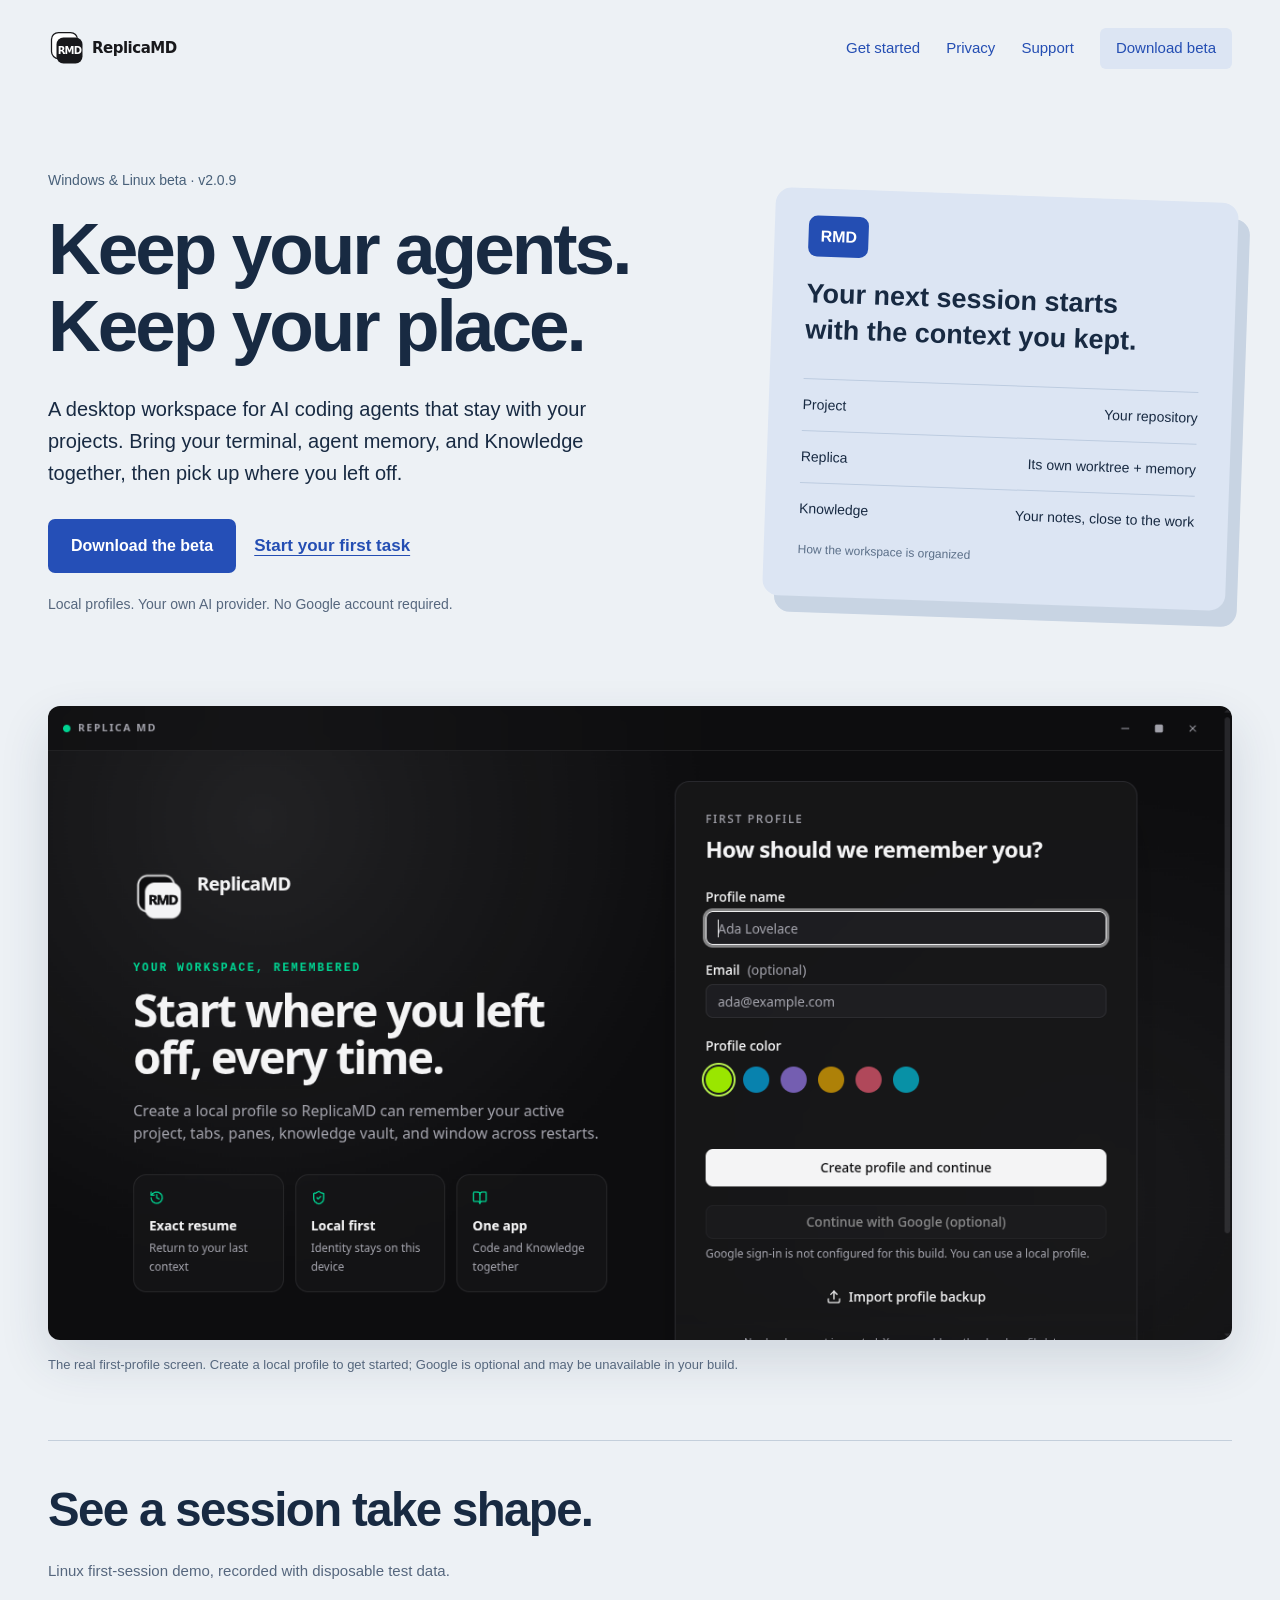
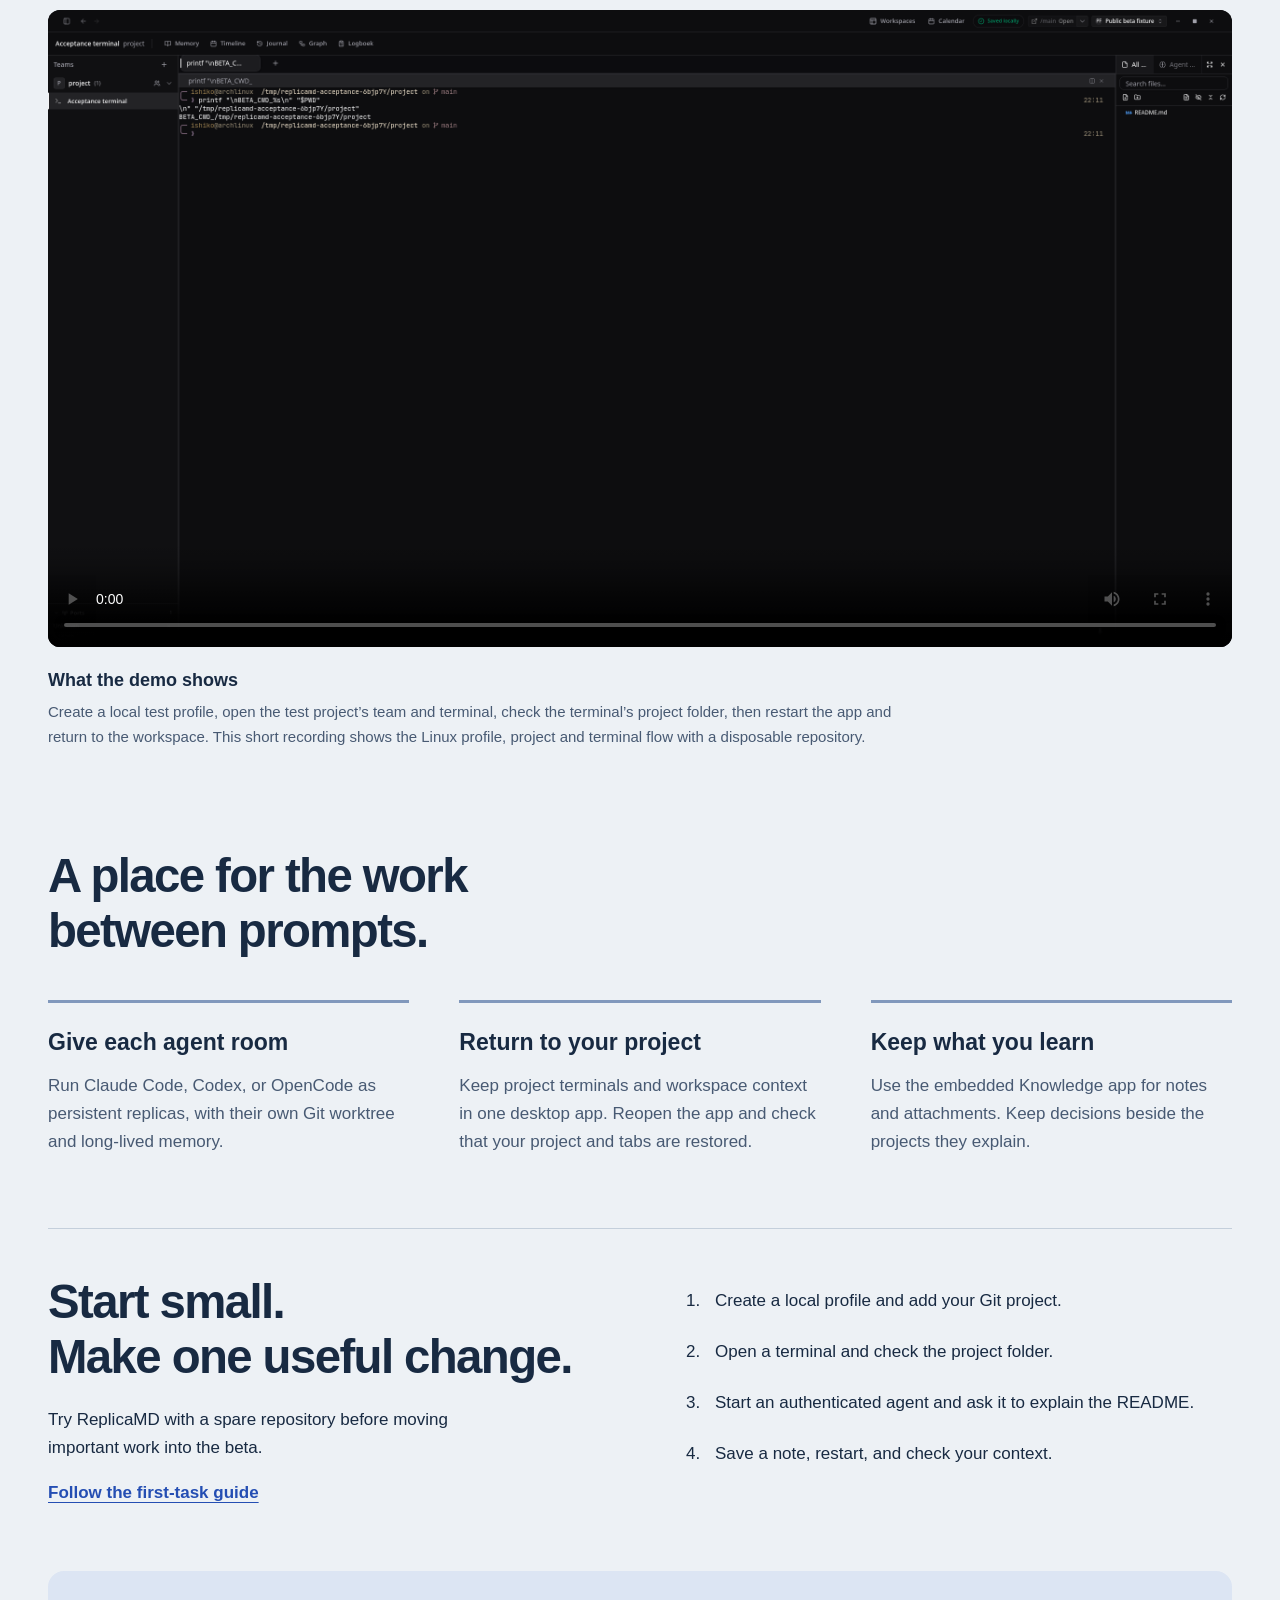
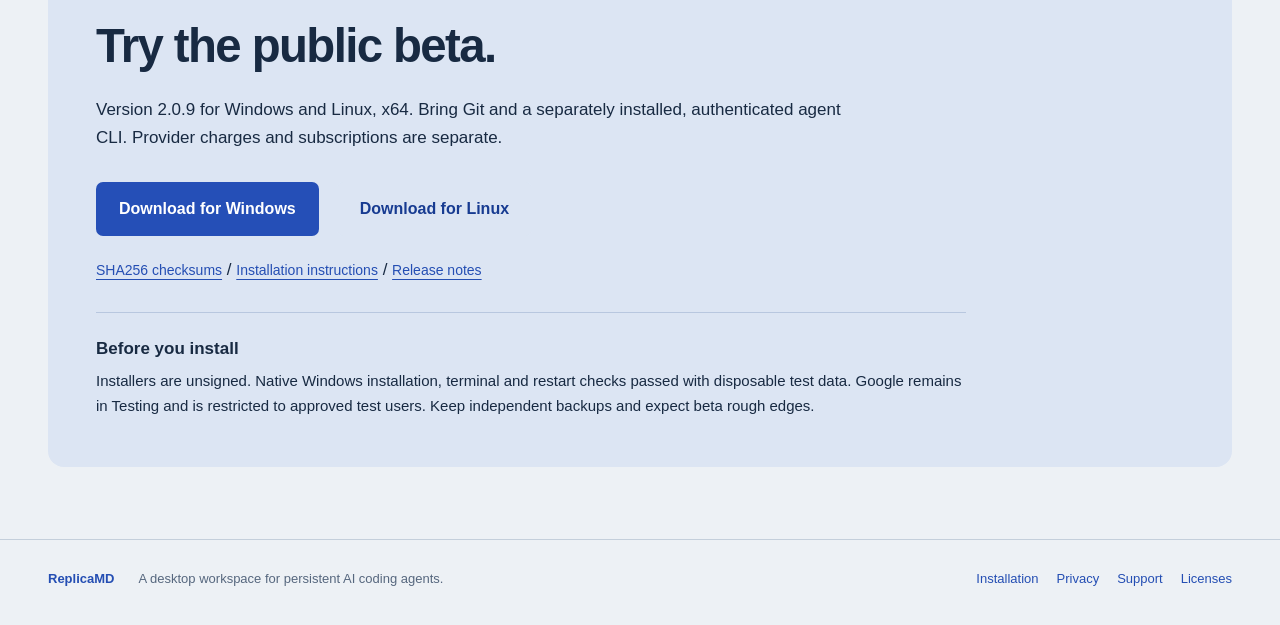
<file: docs/index.html>
<!doctype html><html lang="en"><head><meta charset="utf-8"><meta name="viewport" content="width=device-width,initial-scale=1"><meta name="description" content="ReplicaMD brings persistent AI coding agents, project terminals, and Knowledge into a local-first desktop workspace. Windows and Linux public beta."><meta name="theme-color" content="#edf1f5"><title>Your workspace, remembered · ReplicaMD</title><link rel="icon" href="assets/logo.svg" type="image/svg+xml"><link rel="stylesheet" href="styles.css"></head><body><a class="skip" href="#main">Skip to content</a><header><a href="index.html" aria-label="ReplicaMD home"><img class="logo" src="assets/logo.svg" alt="ReplicaMD" width="180" height="38"></a><nav aria-label="Main navigation"><a href="installation.html">Get started</a><a href="privacy.html">Privacy</a><a href="support.html">Support</a><a class="nav-download" href="index.html#download">Download beta</a></nav></header><main id="main"><section class="hero"><div class="hero-copy"><p class="release">Windows &amp; Linux beta · v2.0.9</p><h1>Keep your agents.<br>Keep your place.</h1><p class="intro">A desktop workspace for AI coding agents that stay with your projects. Bring your terminal, agent memory, and Knowledge together, then pick up where you left off.</p><div class="actions"><a class="button" href="#download">Download the beta</a><a class="text-link" href="installation.html">Start your first task</a></div><p class="quiet">Local profiles. Your own AI provider. No Google account required.</p></div><div class="workspace-note"><span class="note-icon" aria-hidden="true">RMD</span><p>Your next session starts<br>with the context you kept.</p><div class="note-row"><span>Project</span><strong>Your repository</strong></div><div class="note-row"><span>Replica</span><strong>Its own worktree + memory</strong></div><div class="note-row"><span>Knowledge</span><strong>Your notes, close to the work</strong></div><small>How the workspace is organized</small></div></section><figure class="product-shot"><img src="assets/first-profile.png" width="1264" height="677" alt="ReplicaMD first-profile screen with a local profile name, optional email, profile color, and profile backup import."><figcaption>The real first-profile screen. Create a local profile to get started; Google is optional and may be unavailable in your build.</figcaption></figure><section class="demo" aria-labelledby="demo-heading"><div class="demo-heading"><h2 id="demo-heading">See a session take shape.</h2><p>Linux first-session demo, recorded with disposable test data.</p></div><video controls preload="metadata" playsinline poster="assets/beta-demo-poster.png" width="2048" height="1101" aria-label="ReplicaMD candidate demo: create a profile, open a project team and terminal, then restart" aria-describedby="demo-transcript"><source src="assets/beta-demo.mp4" type="video/mp4"><p>Your browser cannot play this video. <a href="assets/beta-demo.mp4">Download the 14-second demo</a>.</p></video><div id="demo-transcript" class="demo-transcript"><h3>What the demo shows</h3><p>Create a local test profile, open the test project’s team and terminal, check the terminal’s project folder, then restart the app and return to the workspace. This short recording shows the Linux profile, project and terminal flow with a disposable repository.</p></div></section><section class="workflow"><h2>A place for the work<br>between prompts.</h2><div class="features"><article><h3>Give each agent room</h3><p>Run Claude Code, Codex, or OpenCode as persistent replicas, with their own Git worktree and long-lived memory.</p></article><article><h3>Return to your project</h3><p>Keep project terminals and workspace context in one desktop app. Reopen the app and check that your project and tabs are restored.</p></article><article><h3>Keep what you learn</h3><p>Use the embedded Knowledge app for notes and attachments. Keep decisions beside the projects they explain.</p></article></div></section><section class="first-task"><div><h2>Start small.<br>Make one useful change.</h2><p>Try ReplicaMD with a spare repository before moving important work into the beta.</p><a class="text-link" href="installation.html#first-task">Follow the first-task guide</a></div><ol><li>Create a local profile and add your Git project.</li><li>Open a terminal and check the project folder.</li><li>Start an authenticated agent and ask it to explain the README.</li><li>Save a note, restart, and check your context.</li></ol></section><section id="download" class="download"><h2>Try the public beta.</h2><p>Version 2.0.9 for Windows and Linux, x64. Bring Git and a separately installed, authenticated agent CLI. Provider charges and subscriptions are separate.</p><div class="actions"><a class="button" href="https://github.com/Ardjun6/Replica.MD-releases/releases/download/desktop-v2.0.9/ReplicaMD-2.0.9-x64.exe">Download for Windows</a><a class="button secondary" href="https://github.com/Ardjun6/Replica.MD-releases/releases/download/desktop-v2.0.9/replicamd-2.0.9-x86_64.AppImage">Download for Linux</a></div><p><a href="https://github.com/Ardjun6/Replica.MD-releases/releases/download/desktop-v2.0.9/SHA256SUMS.txt">SHA256 checksums</a> <span aria-hidden="true">/</span> <a href="installation.html">Installation instructions</a> <span aria-hidden="true">/</span> <a href="https://github.com/Ardjun6/Replica.MD-releases/releases/tag/desktop-v2.0.9">Release notes</a></p><div class="beta-notice"><strong>Before you install</strong><p>Installers are unsigned. Native Windows installation, terminal and restart checks passed with disposable test data. Google remains in Testing and is restricted to approved test users. Keep independent backups and expect beta rough edges.</p></div></section></main><footer><a href="index.html">ReplicaMD</a><span>A desktop workspace for persistent AI coding agents.</span><nav aria-label="Footer"><a href="installation.html">Installation</a><a href="privacy.html">Privacy</a><a href="support.html">Support</a><a href="terms.html">Licenses</a></nav></footer></body></html>
</file>
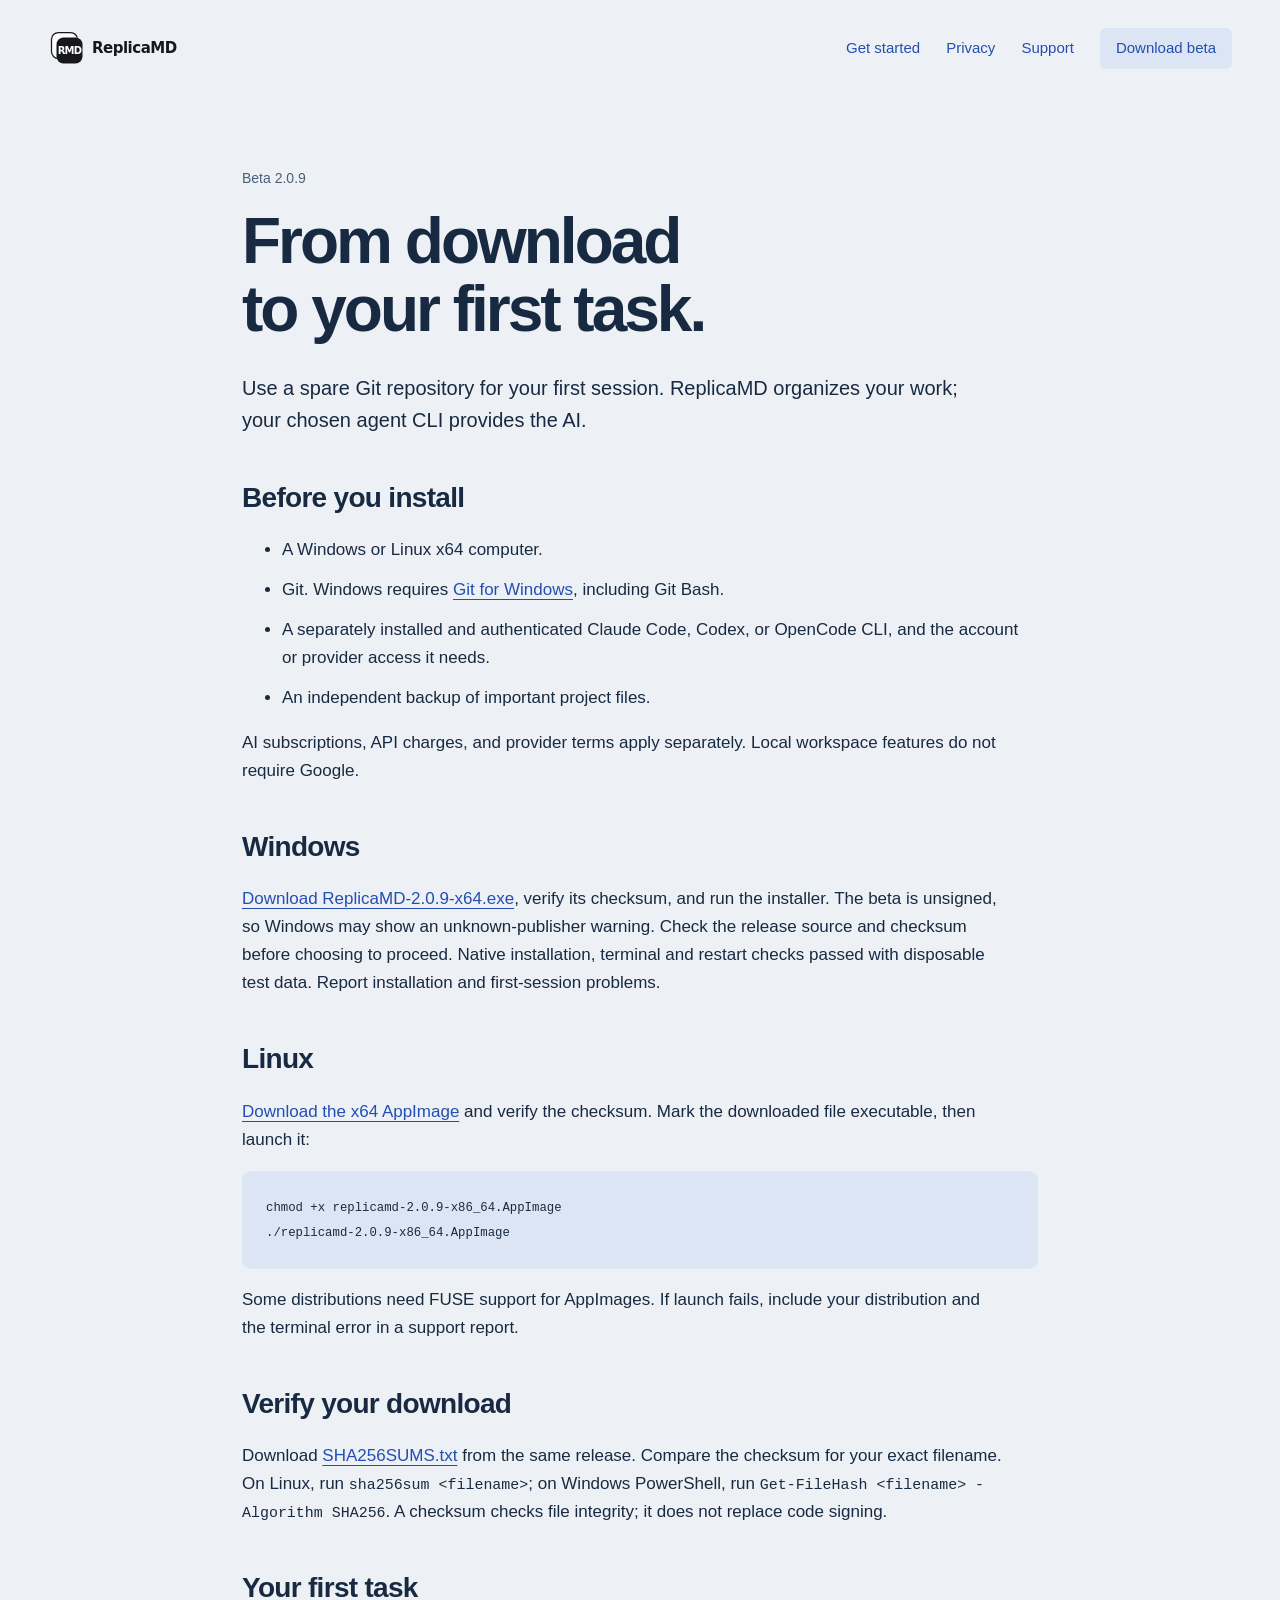
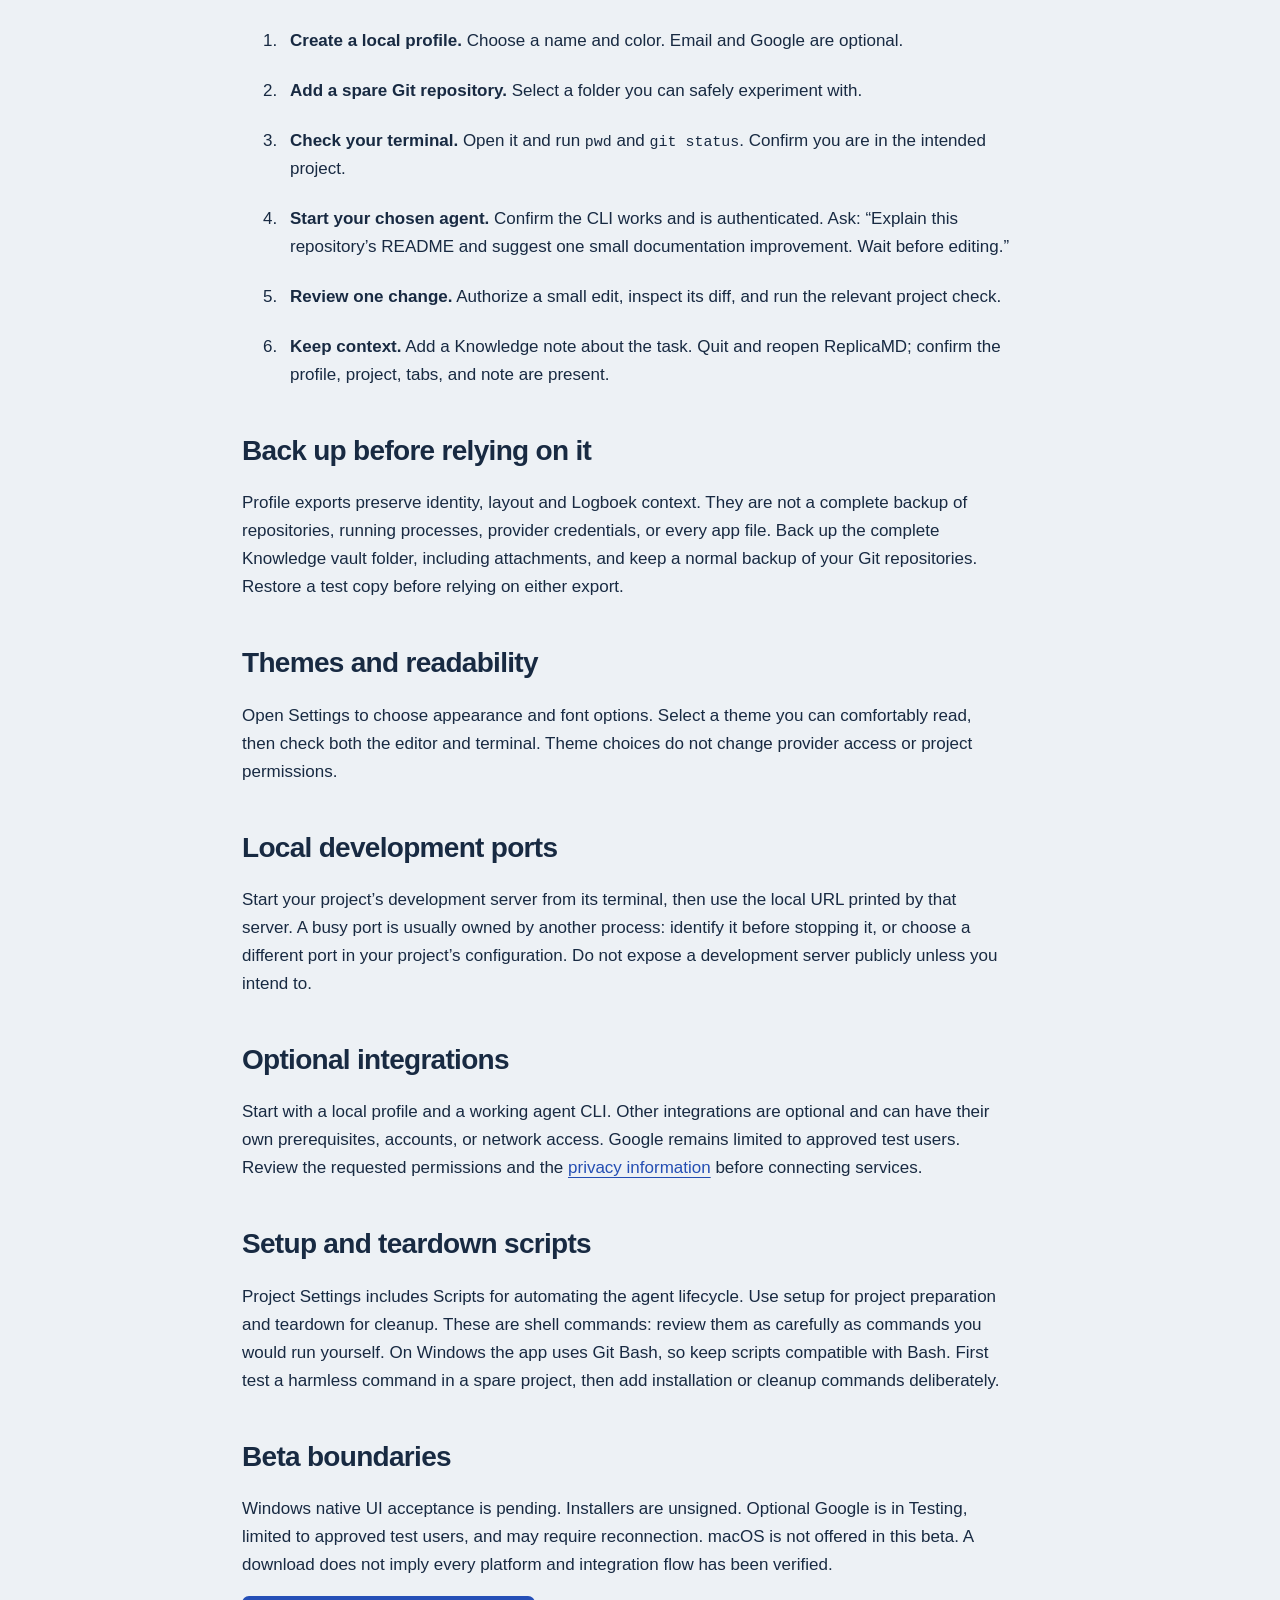
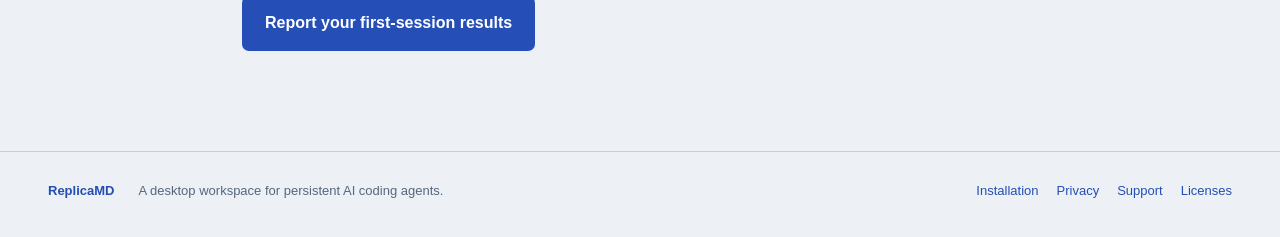
<file: docs/installation.html>
<!doctype html><html lang="en"><head><meta charset="utf-8"><meta name="viewport" content="width=device-width,initial-scale=1"><meta name="description" content="ReplicaMD brings persistent AI coding agents, project terminals, and Knowledge into a local-first desktop workspace. Windows and Linux public beta."><meta name="theme-color" content="#edf1f5"><title>Installation & your first task · ReplicaMD</title><link rel="icon" href="assets/logo.svg" type="image/svg+xml"><link rel="stylesheet" href="styles.css"></head><body><a class="skip" href="#main">Skip to content</a><header><a href="index.html" aria-label="ReplicaMD home"><img class="logo" src="assets/logo.svg" alt="ReplicaMD" width="180" height="38"></a><nav aria-label="Main navigation"><a href="installation.html">Get started</a><a href="privacy.html">Privacy</a><a href="support.html">Support</a><a class="nav-download" href="index.html#download">Download beta</a></nav></header><main id="main"><section class="document"><p class="release">Beta 2.0.9</p><h1>From download<br>to your first task.</h1><p class="intro">Use a spare Git repository for your first session. ReplicaMD organizes your work; your chosen agent CLI provides the AI.</p><h2>Before you install</h2><ul><li>A Windows or Linux x64 computer.</li><li>Git. Windows requires <a href="https://git-scm.com/downloads/win">Git for Windows</a>, including Git Bash.</li><li>A separately installed and authenticated Claude Code, Codex, or OpenCode CLI, and the account or provider access it needs.</li><li>An independent backup of important project files.</li></ul><p>AI subscriptions, API charges, and provider terms apply separately. Local workspace features do not require Google.</p><h2>Windows</h2><p><a href="https://github.com/Ardjun6/Replica.MD-releases/releases/download/desktop-v2.0.9/ReplicaMD-2.0.9-x64.exe">Download ReplicaMD-2.0.9-x64.exe</a>, verify its checksum, and run the installer. The beta is unsigned, so Windows may show an unknown-publisher warning. Check the release source and checksum before choosing to proceed. Native installation, terminal and restart checks passed with disposable test data. Report installation and first-session problems.</p><h2>Linux</h2><p><a href="https://github.com/Ardjun6/Replica.MD-releases/releases/download/desktop-v2.0.9/replicamd-2.0.9-x86_64.AppImage">Download the x64 AppImage</a> and verify the checksum. Mark the downloaded file executable, then launch it:</p><pre><code>chmod +x replicamd-2.0.9-x86_64.AppImage
./replicamd-2.0.9-x86_64.AppImage</code></pre><p>Some distributions need FUSE support for AppImages. If launch fails, include your distribution and the terminal error in a support report.</p><h2>Verify your download</h2><p>Download <a href="https://github.com/Ardjun6/Replica.MD-releases/releases/download/desktop-v2.0.9/SHA256SUMS.txt">SHA256SUMS.txt</a> from the same release. Compare the checksum for your exact filename. On Linux, run <code>sha256sum &lt;filename&gt;</code>; on Windows PowerShell, run <code>Get-FileHash &lt;filename&gt; -Algorithm SHA256</code>. A checksum checks file integrity; it does not replace code signing.</p><h2 id="first-task">Your first task</h2><ol class="steps"><li><strong>Create a local profile.</strong> Choose a name and color. Email and Google are optional.</li><li><strong>Add a spare Git repository.</strong> Select a folder you can safely experiment with.</li><li><strong>Check your terminal.</strong> Open it and run <code>pwd</code> and <code>git status</code>. Confirm you are in the intended project.</li><li><strong>Start your chosen agent.</strong> Confirm the CLI works and is authenticated. Ask: “Explain this repository’s README and suggest one small documentation improvement. Wait before editing.”</li><li><strong>Review one change.</strong> Authorize a small edit, inspect its diff, and run the relevant project check.</li><li><strong>Keep context.</strong> Add a Knowledge note about the task. Quit and reopen ReplicaMD; confirm the profile, project, tabs, and note are present.</li></ol><h2>Back up before relying on it</h2><p>Profile exports preserve identity, layout and Logboek context. They are not a complete backup of repositories, running processes, provider credentials, or every app file. Back up the complete Knowledge vault folder, including attachments, and keep a normal backup of your Git repositories. Restore a test copy before relying on either export.</p><h2 id="themes">Themes and readability</h2><p>Open Settings to choose appearance and font options. Select a theme you can comfortably read, then check both the editor and terminal. Theme choices do not change provider access or project permissions.</p><h2 id="ports">Local development ports</h2><p>Start your project’s development server from its terminal, then use the local URL printed by that server. A busy port is usually owned by another process: identify it before stopping it, or choose a different port in your project’s configuration. Do not expose a development server publicly unless you intend to.</p><h2 id="integrations">Optional integrations</h2><p>Start with a local profile and a working agent CLI. Other integrations are optional and can have their own prerequisites, accounts, or network access. Google remains limited to approved test users. Review the requested permissions and the <a href="privacy.html">privacy information</a> before connecting services.</p><h2 id="setup-scripts">Setup and teardown scripts</h2><p>Project Settings includes Scripts for automating the agent lifecycle. Use setup for project preparation and teardown for cleanup. These are shell commands: review them as carefully as commands you would run yourself. On Windows the app uses Git Bash, so keep scripts compatible with Bash. First test a harmless command in a spare project, then add installation or cleanup commands deliberately.</p><h2>Beta boundaries</h2><p>Windows native UI acceptance is pending. Installers are unsigned. Optional Google is in Testing, limited to approved test users, and may require reconnection. macOS is not offered in this beta. A download does not imply every platform and integration flow has been verified.</p><a class="button" href="support.html">Report your first-session results</a></section></main><footer><a href="index.html">ReplicaMD</a><span>A desktop workspace for persistent AI coding agents.</span><nav aria-label="Footer"><a href="installation.html">Installation</a><a href="privacy.html">Privacy</a><a href="support.html">Support</a><a href="terms.html">Licenses</a></nav></footer></body></html>
</file>
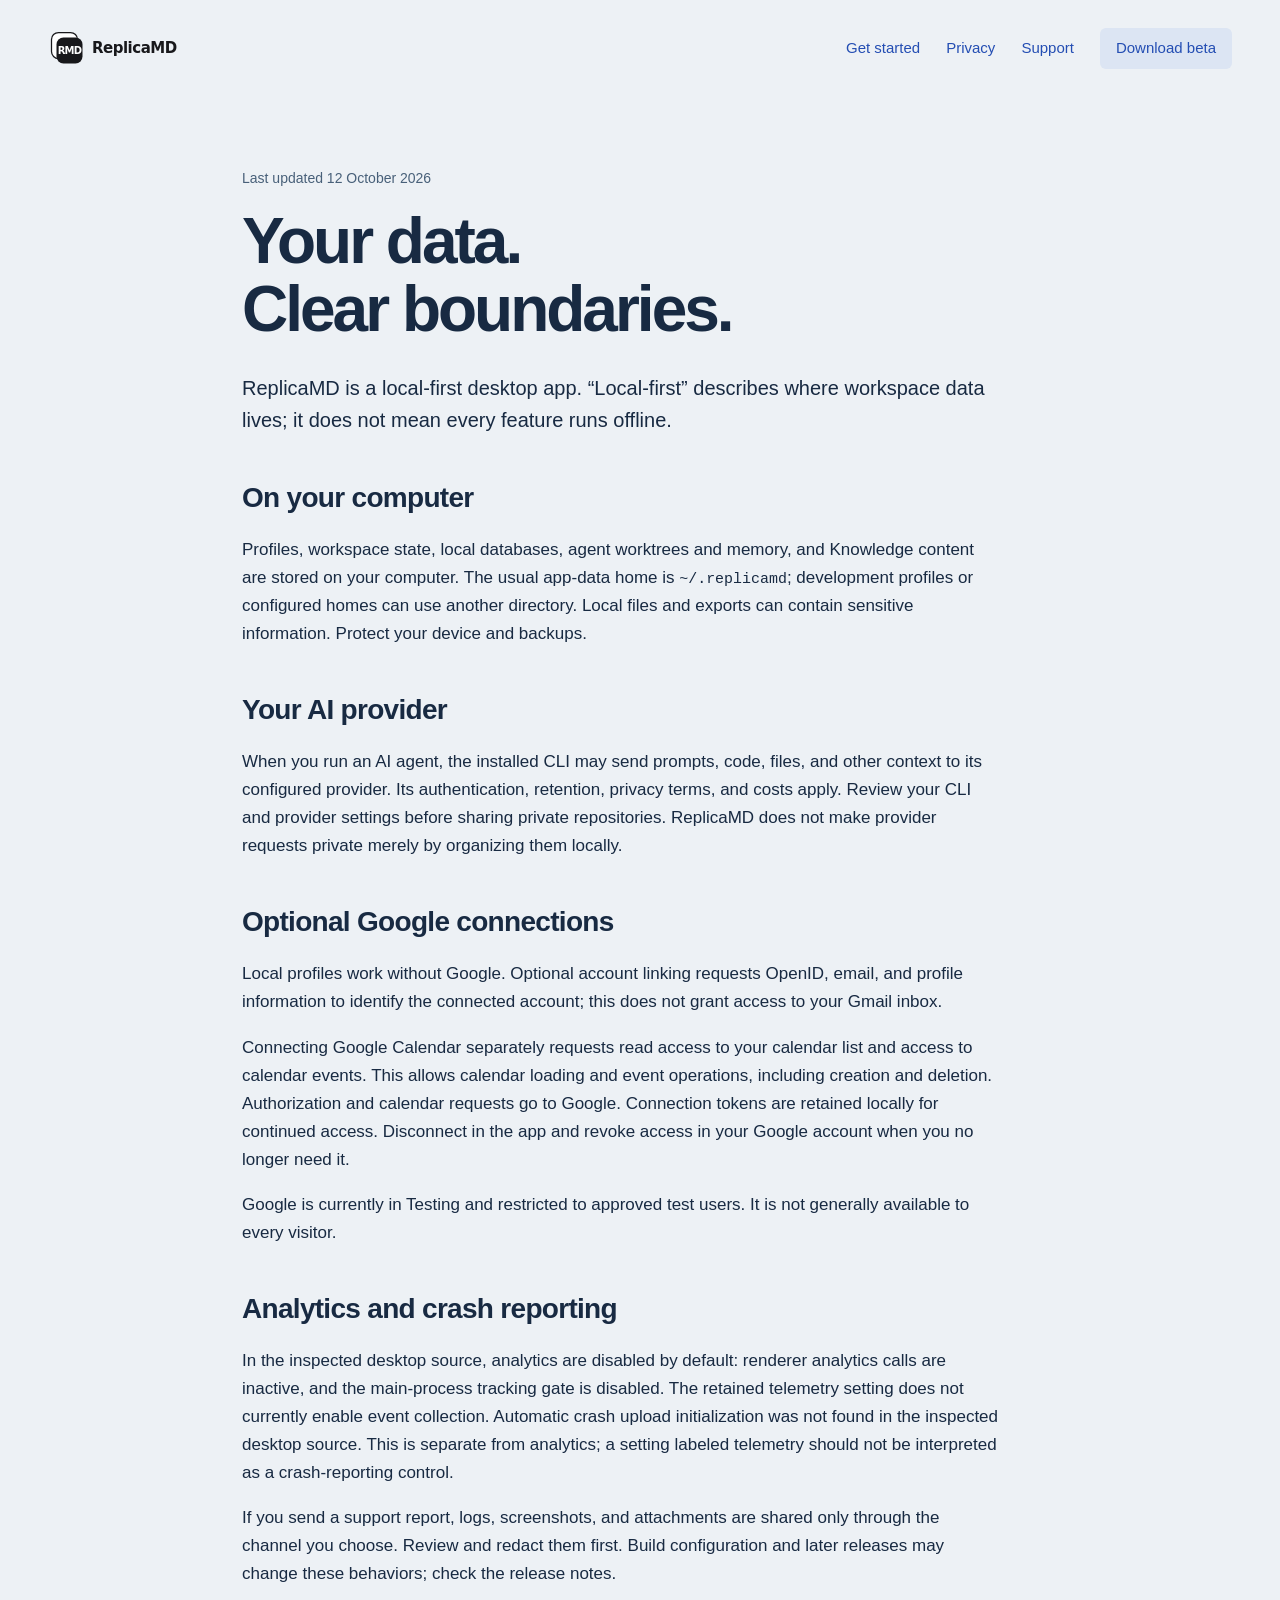
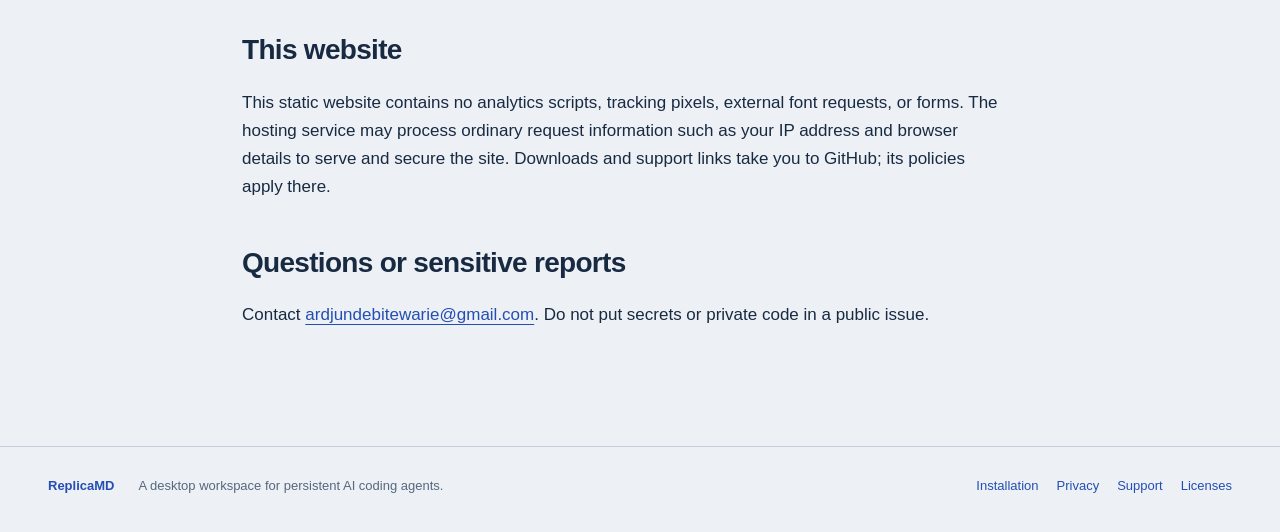
<file: docs/privacy.html>
<!doctype html><html lang="en"><head><meta charset="utf-8"><meta name="viewport" content="width=device-width,initial-scale=1"><meta name="description" content="ReplicaMD brings persistent AI coding agents, project terminals, and Knowledge into a local-first desktop workspace. Windows and Linux public beta."><meta name="theme-color" content="#edf1f5"><title>Privacy · ReplicaMD</title><link rel="icon" href="assets/logo.svg" type="image/svg+xml"><link rel="stylesheet" href="styles.css"></head><body><a class="skip" href="#main">Skip to content</a><header><a href="index.html" aria-label="ReplicaMD home"><img class="logo" src="assets/logo.svg" alt="ReplicaMD" width="180" height="38"></a><nav aria-label="Main navigation"><a href="installation.html">Get started</a><a href="privacy.html">Privacy</a><a href="support.html">Support</a><a class="nav-download" href="index.html#download">Download beta</a></nav></header><main id="main"><section class="document"><p class="release">Last updated 12 October 2026</p><h1>Your data.<br>Clear boundaries.</h1><p class="intro">ReplicaMD is a local-first desktop app. “Local-first” describes where workspace data lives; it does not mean every feature runs offline.</p><h2>On your computer</h2><p>Profiles, workspace state, local databases, agent worktrees and memory, and Knowledge content are stored on your computer. The usual app-data home is <code>~/.replicamd</code>; development profiles or configured homes can use another directory. Local files and exports can contain sensitive information. Protect your device and backups.</p><h2>Your AI provider</h2><p>When you run an AI agent, the installed CLI may send prompts, code, files, and other context to its configured provider. Its authentication, retention, privacy terms, and costs apply. Review your CLI and provider settings before sharing private repositories. ReplicaMD does not make provider requests private merely by organizing them locally.</p><h2>Optional Google connections</h2><p>Local profiles work without Google. Optional account linking requests OpenID, email, and profile information to identify the connected account; this does not grant access to your Gmail inbox.</p><p>Connecting Google Calendar separately requests read access to your calendar list and access to calendar events. This allows calendar loading and event operations, including creation and deletion. Authorization and calendar requests go to Google. Connection tokens are retained locally for continued access. Disconnect in the app and revoke access in your Google account when you no longer need it.</p><p>Google is currently in Testing and restricted to approved test users. It is not generally available to every visitor.</p><h2>Analytics and crash reporting</h2><p>In the inspected desktop source, analytics are disabled by default: renderer analytics calls are inactive, and the main-process tracking gate is disabled. The retained telemetry setting does not currently enable event collection. Automatic crash upload initialization was not found in the inspected desktop source. This is separate from analytics; a setting labeled telemetry should not be interpreted as a crash-reporting control.</p><p>If you send a support report, logs, screenshots, and attachments are shared only through the channel you choose. Review and redact them first. Build configuration and later releases may change these behaviors; check the release notes.</p><h2>This website</h2><p>This static website contains no analytics scripts, tracking pixels, external font requests, or forms. The hosting service may process ordinary request information such as your IP address and browser details to serve and secure the site. Downloads and support links take you to GitHub; its policies apply there.</p><h2>Questions or sensitive reports</h2><p>Contact <a href="mailto:ardjundebitewarie@gmail.com">ardjundebitewarie@gmail.com</a>. Do not put secrets or private code in a public issue.</p></section></main><footer><a href="index.html">ReplicaMD</a><span>A desktop workspace for persistent AI coding agents.</span><nav aria-label="Footer"><a href="installation.html">Installation</a><a href="privacy.html">Privacy</a><a href="support.html">Support</a><a href="terms.html">Licenses</a></nav></footer></body></html>
</file>
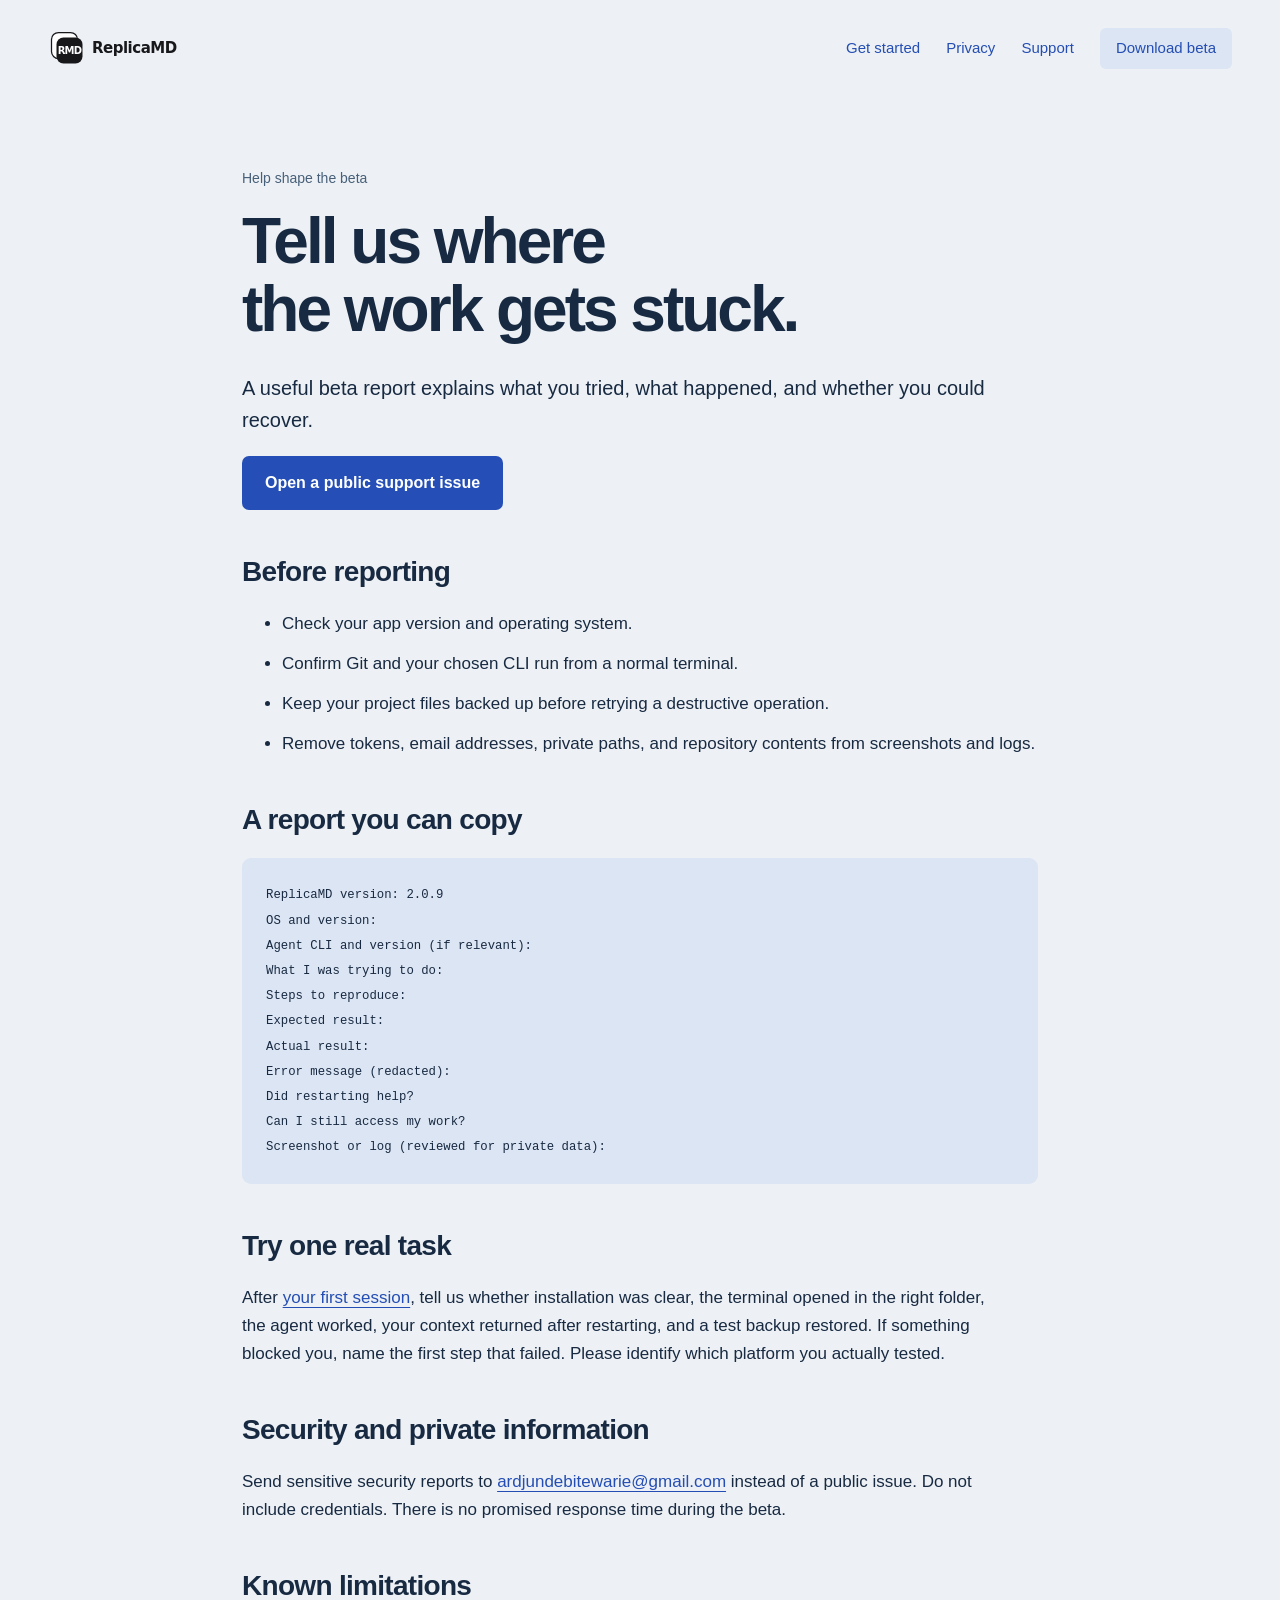
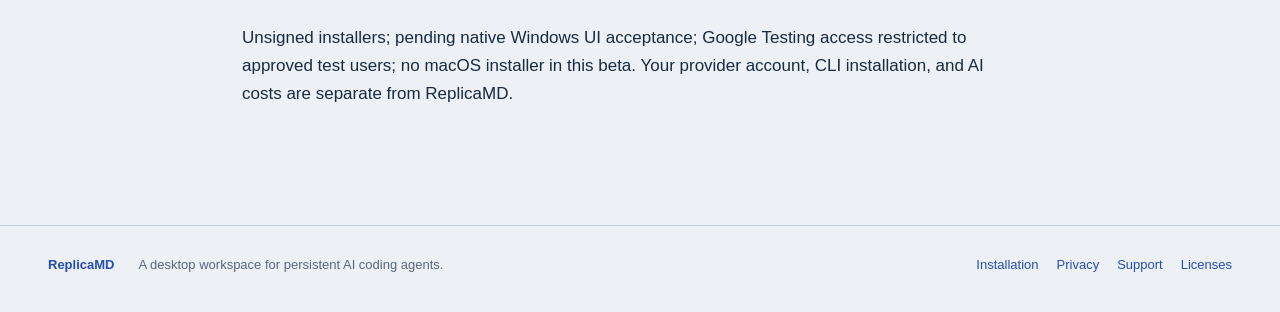
<file: docs/support.html>
<!doctype html><html lang="en"><head><meta charset="utf-8"><meta name="viewport" content="width=device-width,initial-scale=1"><meta name="description" content="ReplicaMD brings persistent AI coding agents, project terminals, and Knowledge into a local-first desktop workspace. Windows and Linux public beta."><meta name="theme-color" content="#edf1f5"><title>Beta support · ReplicaMD</title><link rel="icon" href="assets/logo.svg" type="image/svg+xml"><link rel="stylesheet" href="styles.css"></head><body><a class="skip" href="#main">Skip to content</a><header><a href="index.html" aria-label="ReplicaMD home"><img class="logo" src="assets/logo.svg" alt="ReplicaMD" width="180" height="38"></a><nav aria-label="Main navigation"><a href="installation.html">Get started</a><a href="privacy.html">Privacy</a><a href="support.html">Support</a><a class="nav-download" href="index.html#download">Download beta</a></nav></header><main id="main"><section class="document"><p class="release">Help shape the beta</p><h1>Tell us where<br>the work gets stuck.</h1><p class="intro">A useful beta report explains what you tried, what happened, and whether you could recover.</p><a class="button" href="https://github.com/Ardjun6/Replica.MD-releases/issues">Open a public support issue</a><h2>Before reporting</h2><ul><li>Check your app version and operating system.</li><li>Confirm Git and your chosen CLI run from a normal terminal.</li><li>Keep your project files backed up before retrying a destructive operation.</li><li>Remove tokens, email addresses, private paths, and repository contents from screenshots and logs.</li></ul><h2>A report you can copy</h2><pre><code>ReplicaMD version: 2.0.9
OS and version:
Agent CLI and version (if relevant):
What I was trying to do:
Steps to reproduce:
Expected result:
Actual result:
Error message (redacted):
Did restarting help?
Can I still access my work?
Screenshot or log (reviewed for private data):</code></pre><h2>Try one real task</h2><p>After <a href="installation.html#first-task">your first session</a>, tell us whether installation was clear, the terminal opened in the right folder, the agent worked, your context returned after restarting, and a test backup restored. If something blocked you, name the first step that failed. Please identify which platform you actually tested.</p><h2>Security and private information</h2><p>Send sensitive security reports to <a href="mailto:ardjundebitewarie@gmail.com">ardjundebitewarie@gmail.com</a> instead of a public issue. Do not include credentials. There is no promised response time during the beta.</p><h2>Known limitations</h2><p>Unsigned installers; pending native Windows UI acceptance; Google Testing access restricted to approved test users; no macOS installer in this beta. Your provider account, CLI installation, and AI costs are separate from ReplicaMD.</p></section></main><footer><a href="index.html">ReplicaMD</a><span>A desktop workspace for persistent AI coding agents.</span><nav aria-label="Footer"><a href="installation.html">Installation</a><a href="privacy.html">Privacy</a><a href="support.html">Support</a><a href="terms.html">Licenses</a></nav></footer></body></html>
</file>
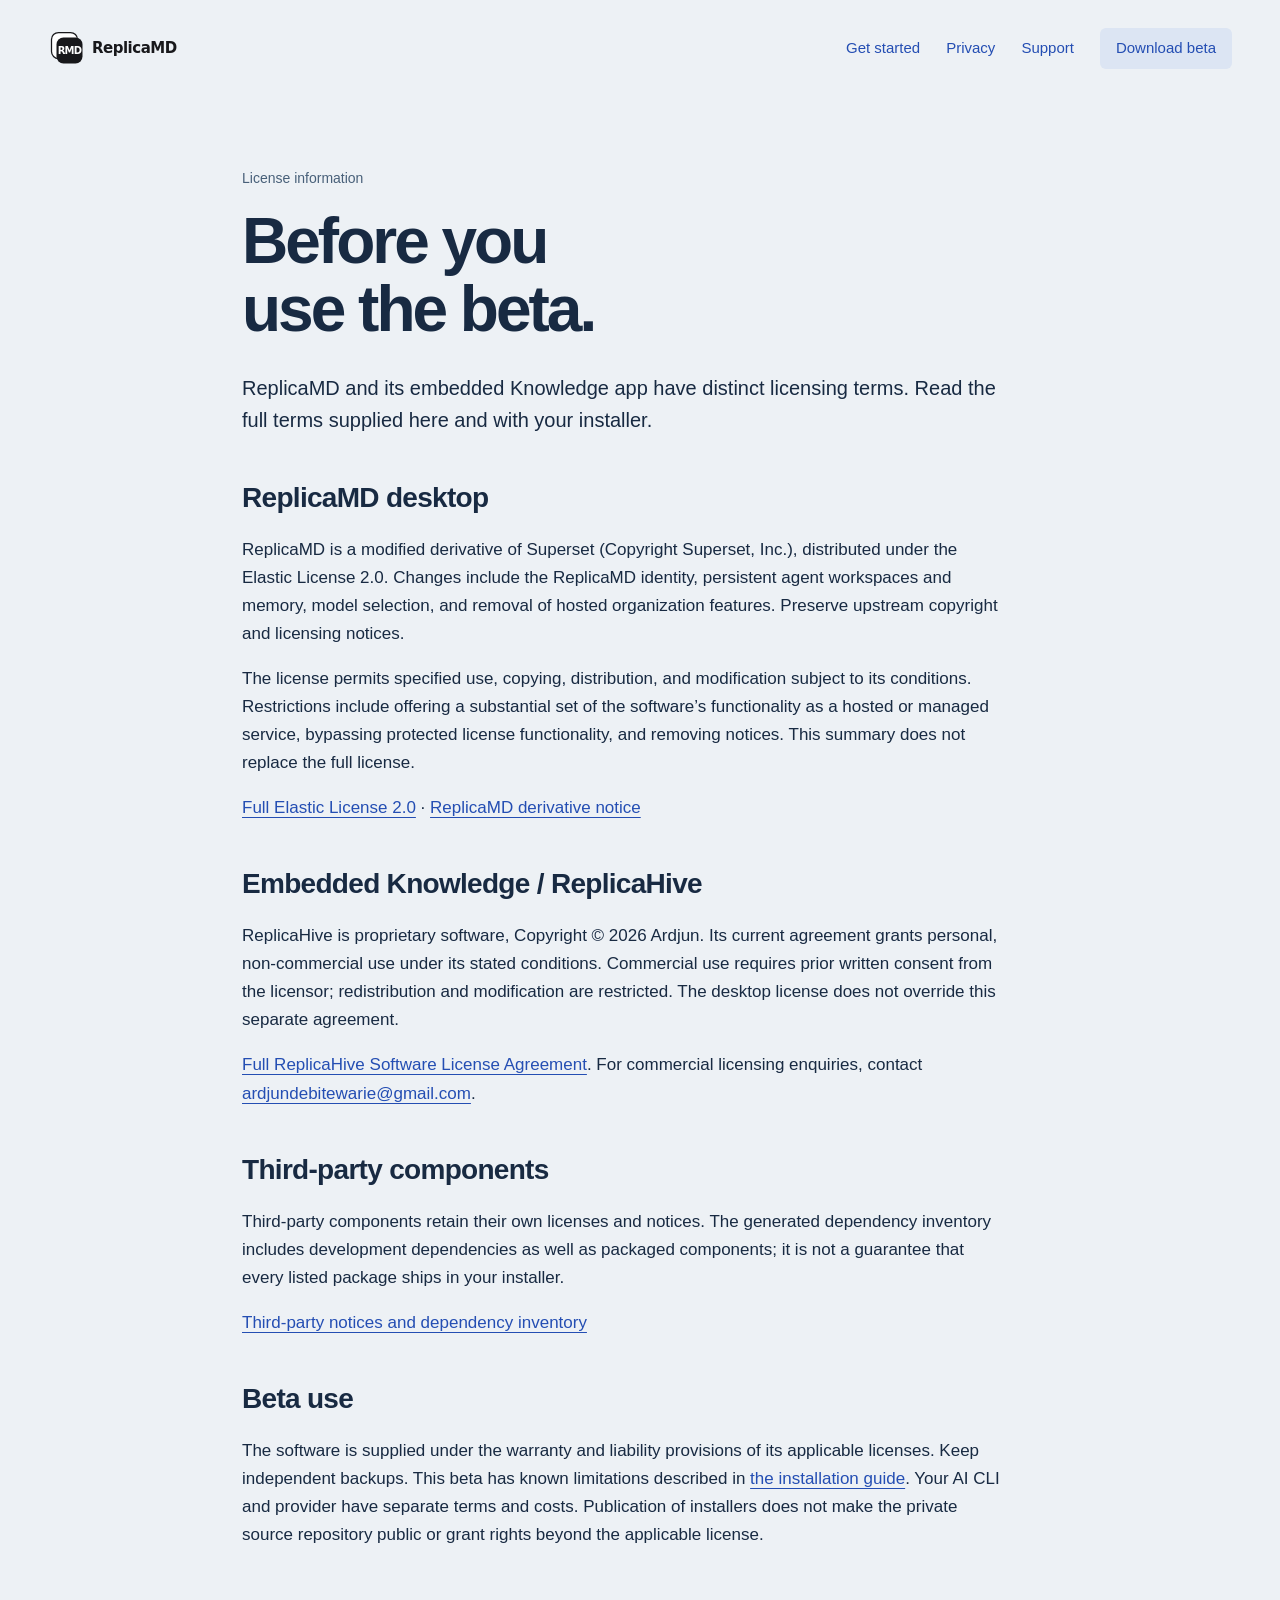
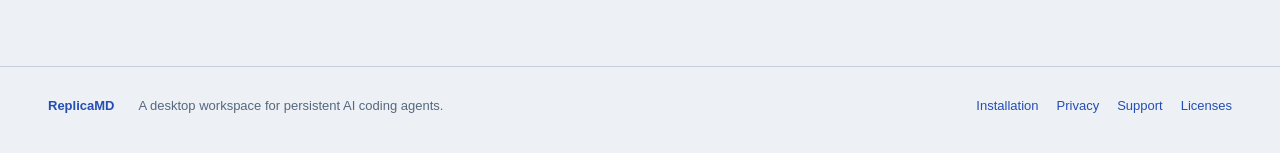
<file: docs/terms.html>
<!doctype html><html lang="en"><head><meta charset="utf-8"><meta name="viewport" content="width=device-width,initial-scale=1"><meta name="description" content="ReplicaMD brings persistent AI coding agents, project terminals, and Knowledge into a local-first desktop workspace. Windows and Linux public beta."><meta name="theme-color" content="#edf1f5"><title>Licenses & beta terms · ReplicaMD</title><link rel="icon" href="assets/logo.svg" type="image/svg+xml"><link rel="stylesheet" href="styles.css"></head><body><a class="skip" href="#main">Skip to content</a><header><a href="index.html" aria-label="ReplicaMD home"><img class="logo" src="assets/logo.svg" alt="ReplicaMD" width="180" height="38"></a><nav aria-label="Main navigation"><a href="installation.html">Get started</a><a href="privacy.html">Privacy</a><a href="support.html">Support</a><a class="nav-download" href="index.html#download">Download beta</a></nav></header><main id="main"><section class="document"><p class="release">License information</p><h1>Before you<br>use the beta.</h1><p class="intro">ReplicaMD and its embedded Knowledge app have distinct licensing terms. Read the full terms supplied here and with your installer.</p><h2>ReplicaMD desktop</h2><p>ReplicaMD is a modified derivative of Superset (Copyright Superset, Inc.), distributed under the Elastic License 2.0. Changes include the ReplicaMD identity, persistent agent workspaces and memory, model selection, and removal of hosted organization features. Preserve upstream copyright and licensing notices.</p><p>The license permits specified use, copying, distribution, and modification subject to its conditions. Restrictions include offering a substantial set of the software’s functionality as a hosted or managed service, bypassing protected license functionality, and removing notices. This summary does not replace the full license.</p><p><a href="assets/desktop-license.txt">Full Elastic License 2.0</a> · <a href="assets/desktop-notice.txt">ReplicaMD derivative notice</a></p><h2>Embedded Knowledge / ReplicaHive</h2><p>ReplicaHive is proprietary software, Copyright © 2026 Ardjun. Its current agreement grants personal, non-commercial use under its stated conditions. Commercial use requires prior written consent from the licensor; redistribution and modification are restricted. The desktop license does not override this separate agreement.</p><p><a href="assets/knowledge-license.txt">Full ReplicaHive Software License Agreement</a>. For commercial licensing enquiries, contact <a href="mailto:ardjundebitewarie@gmail.com">ardjundebitewarie@gmail.com</a>.</p><h2>Third-party components</h2><p>Third-party components retain their own licenses and notices. The generated dependency inventory includes development dependencies as well as packaged components; it is not a guarantee that every listed package ships in your installer.</p><p><a href="assets/third-party-notices.txt">Third-party notices and dependency inventory</a></p><h2>Beta use</h2><p>The software is supplied under the warranty and liability provisions of its applicable licenses. Keep independent backups. This beta has known limitations described in <a href="installation.html">the installation guide</a>. Your AI CLI and provider have separate terms and costs. Publication of installers does not make the private source repository public or grant rights beyond the applicable license.</p></section></main><footer><a href="index.html">ReplicaMD</a><span>A desktop workspace for persistent AI coding agents.</span><nav aria-label="Footer"><a href="installation.html">Installation</a><a href="privacy.html">Privacy</a><a href="support.html">Support</a><a href="terms.html">Licenses</a></nav></footer></body></html>
</file>
<file: docs/styles.css>
*{box-sizing:border-box}html{scroll-behavior:smooth;scroll-padding-top:24px}body{margin:0;background:#edf1f5;color:#182a42;font-family:"Trebuchet MS",Arial,sans-serif;font-size:17px;line-height:1.65}a{color:#244eb3;text-underline-offset:4px}a:hover{color:#15337a}a:focus-visible{outline:3px solid #bc4c2e;outline-offset:5px}header,main,footer{max-width:1320px;margin:auto}header{display:flex;align-items:center;justify-content:space-between;padding:28px 48px;gap:24px}nav{display:flex;gap:26px;align-items:center}nav a{text-decoration:none;font-size:15px}.logo{display:block}.nav-download{background:#dce5f3;padding:8px 16px;border-radius:6px}.skip{position:absolute;top:-80px;left:12px;background:white;padding:10px;z-index:5}.skip:focus{top:12px}.hero{padding:72px 48px 76px;display:grid;grid-template-columns:1.4fr 1fr;gap:72px;align-items:center}.release{font-size:14px;color:#486079;margin:0 0 18px}h1{font-size:clamp(44px,5.7vw,76px);line-height:1.06;letter-spacing:-3px;font-weight:700;margin:0 0 28px}h2{font-size:clamp(30px,3.7vw,48px);line-height:1.15;letter-spacing:-1.6px;margin:0 0 22px}h3{font-size:23px;line-height:1.3;margin:0 0 14px}.intro{font-size:20px;line-height:1.6;max-width:580px}.actions{display:flex;gap:18px;align-items:center;flex-wrap:wrap;margin:30px 0 20px}.button{display:inline-block;background:#254fb7;color:white;text-decoration:none;padding:14px 23px;border-radius:7px;font-weight:bold;font-size:16px}.button:hover{background:#173b91;color:white}.secondary{background:#dce5f3;color:#173b91}.secondary:hover{background:#c7d5ee;color:#173b91}.text-link{font-weight:bold}.quiet{font-size:14px;color:#56677e}.workspace-note{background:#dce5f3;border-radius:16px;padding:34px;transform:rotate(2deg);box-shadow:12px 16px 0 #c8d4e3}.workspace-note p{font-size:27px;line-height:1.35;margin:25px 0 30px;font-weight:bold}.note-icon{background:#244eb3;color:white;border-radius:9px;padding:12px;font-size:16px;font-weight:bold}.note-row{display:flex;justify-content:space-between;gap:18px;border-top:1px solid #bdcce0;padding:14px 0;font-size:14px}.note-row strong{font-weight:normal}.workspace-note small{font-size:12px;color:#5b6f88}.product-shot{margin:0 48px}.product-shot img{width:100%;height:auto;display:block;border-radius:12px;box-shadow:0 20px 50px #23375224}.product-shot figcaption{font-size:13px;color:#56677e;margin-top:14px;max-width:850px}.workflow{padding:100px 48px 72px}.features{display:grid;grid-template-columns:repeat(3,1fr);gap:50px;margin-top:42px}.features article{border-top:3px solid #8198bc;padding-top:25px}.features p{color:#485a73;margin:0}.first-task{margin:0 48px;padding:46px 0 64px;border-top:1px solid #c4cfdb;display:grid;grid-template-columns:1fr 1fr;gap:80px}.first-task p{max-width:420px}.first-task ol{margin:12px 0;padding-left:25px}.first-task li{padding:0 0 23px 10px}.download{margin:0 48px 72px;background:#dce5f3;border-radius:16px;padding:48px}.download>p{max-width:780px}.download>p a{font-size:14px}.beta-notice{border-top:1px solid #b8c7df;padding-top:22px;margin-top:28px;max-width:870px}.beta-notice p{font-size:15px;margin:6px 0 0}.document{max-width:860px;margin:auto;padding:70px 32px 100px}.document h1{font-size:clamp(42px,5vw,65px)}.document h2{font-size:28px;letter-spacing:-.7px;margin-top:46px}.document p,.document li{max-width:760px}.document li{margin-bottom:12px}.document .steps li{padding-left:8px;margin-bottom:22px}pre{white-space:pre-wrap;overflow-wrap:anywhere;background:#dce5f3;padding:24px;border-radius:9px;font-size:14px;line-height:1.8}code{font-family:Consolas,"Liberation Mono",monospace;font-size:.88em}footer{padding:28px 48px 36px;border-top:1px solid #c4cfdb;display:flex;align-items:center;gap:24px;font-size:13px;color:#56677e}footer>a{font-weight:bold;text-decoration:none}footer nav{margin-left:auto;gap:18px}footer nav a{font-size:13px}@media(max-width:900px){header{padding:24px}.hero{padding:50px 24px 65px;gap:35px;grid-template-columns:1.3fr 1fr}h1{letter-spacing:-2px}.workspace-note{padding:24px}.workspace-note p{font-size:23px}.note-row{display:block}.note-row span{display:block;font-weight:bold}.product-shot{margin:0 24px}.workflow{padding:70px 24px 50px}.features{gap:25px}.first-task{margin:0 24px;gap:35px}.download{margin:0 24px 50px;padding:32px}footer{padding:24px;flex-wrap:wrap}footer nav{margin-left:0}}@media(max-width:650px){header{align-items:flex-start;flex-direction:column;gap:16px}header nav{gap:17px;flex-wrap:wrap}header nav a{font-size:13px}.hero{grid-template-columns:1fr;padding-top:30px}.hero h1{font-size:50px}.intro{font-size:18px}.workspace-note{transform:none;box-shadow:6px 8px 0 #c8d4e3;margin-right:8px}.note-row{display:flex}.note-row span{font-weight:normal}.features{grid-template-columns:1fr;gap:30px}.first-task{grid-template-columns:1fr;gap:15px}.download{padding:26px}.actions{gap:12px}.download .button{width:100%;text-align:center}.document{padding:40px 24px 65px}.document h1{letter-spacing:-1.8px}footer span{width:100%}.product-shot figcaption{font-size:12px}}@media(prefers-reduced-motion:reduce){html{scroll-behavior:auto}}
.demo{margin:64px 48px 0;padding-top:42px;border-top:1px solid #c4cfdb}.demo-heading{max-width:780px}.demo-heading>p{font-size:15px;color:#56677e}.demo video{display:block;width:100%;height:auto;margin-top:26px;border-radius:12px;background:#101012}.demo-transcript{max-width:850px;margin-top:22px}.demo-transcript h3{font-size:18px;margin-bottom:8px}.demo-transcript p{font-size:15px;color:#485a73;margin:0}@media(max-width:900px){.demo{margin:48px 24px 0;padding-top:30px}}
</file>
